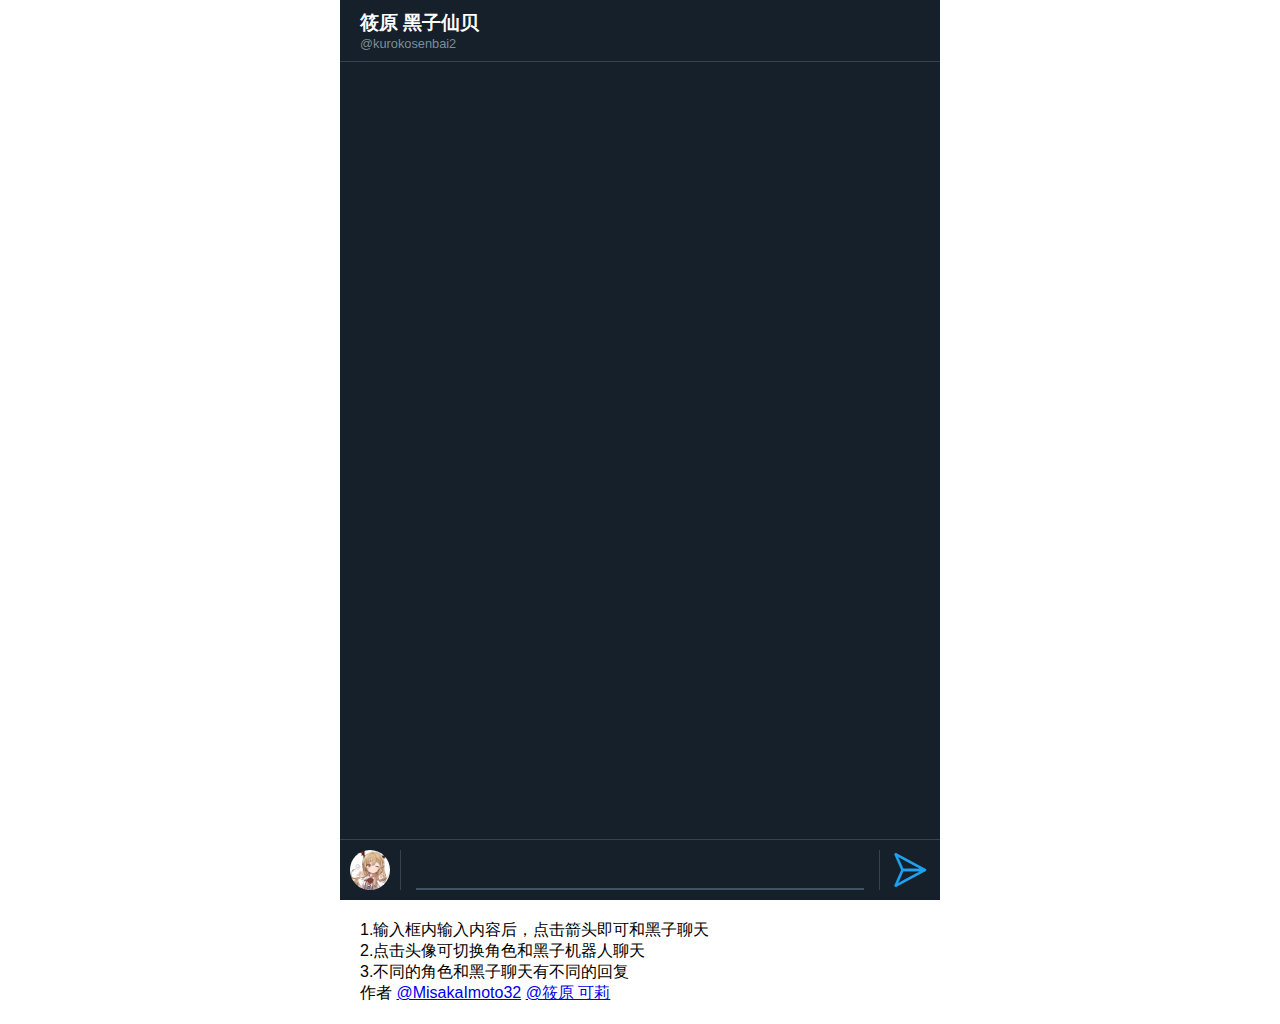
<file: index.html>
<!DOCTYPE html>
<html lang="zh">
<head>
    <meta charset="UTF-8">
    <meta name="viewport" content="width=device-width, initial-scale=1.0">
    <link rel="stylesheet" href="./css/style1.css">
    <title>黑子bot聊天模拟器</title>
</head>
<body>
    <div id="container">
        <div id="title-box">
            <p id="u-name">筱原 黑子仙贝</p>
            <p id="u-id">@kurokosenbai2</p>
        </div>
        <div id="content-box">
            <div id="chat-box">

            </div>
        </div>
        <div id="input-box">
            <div id="input-box-in">
                <div id="input-img-box">
                    <img id="user" src="" alt="" onclick="changeState()">
                </div>
                <div id="input-input-box">
                    <input type="text" name="" id="input-input">
                </div>
                <div id="input-button">
                    <button onclick="sendMessage()"></button>
                </div>
            </div>
            <div class="users-list">
                <ul id="users-box">

                </ul>
            </div>
        </div>
    </div>
    <div id="explain">
        <div id="explain-in">
            <p>1.输入框内输入内容后，点击箭头即可和黑子聊天</p>
            <p>2.点击头像可切换角色和黑子机器人聊天</p>
            <p>3.不同的角色和黑子聊天有不同的回复</p>
            <p>
                作者
                <a href="https://mobile.twitter.com/MisakaImoto32">@MisakaImoto32</a>
                <a href="https://mobile.twitter.com/DFK_KLEE">@筱原 可莉</a>
            </p>
        </div>
    </div>
    <script src="./js/script.js"></script>
</body>
</html>
</file>
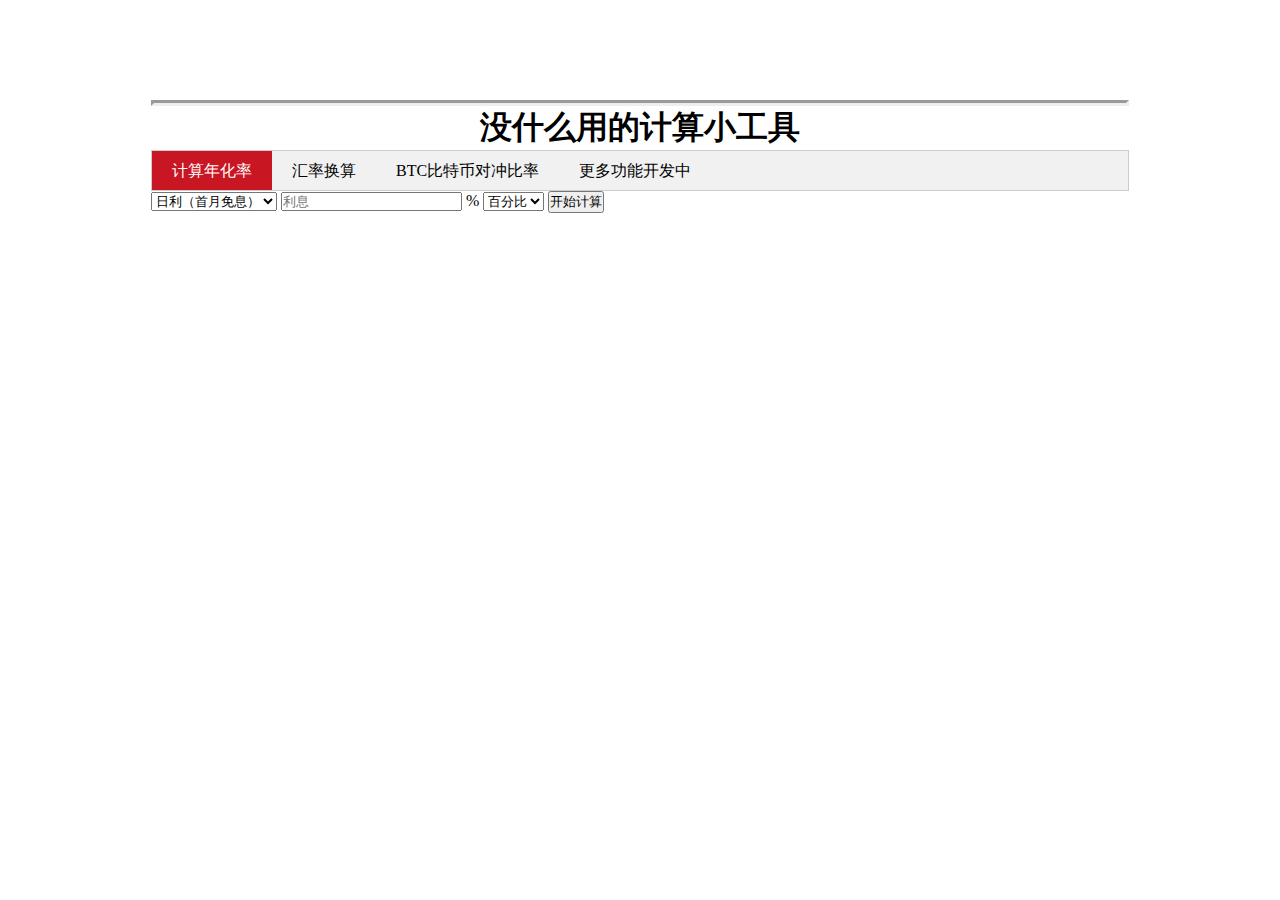
<file: Calculator/index.html>
<!DOCTYPE html>
<html>
	<head>
		<meta charset="utf-8">
		<title>计算工具</title>
		<link rel="stylesheet" type="text/css" href="css/style1.css"/>
		<script src="js/jquery-3.3.1.min.js"></script>
		<script src="https://code.jquery.com/jquery-3.3.1.min.js"></script>
		<script src="./js/console.js" type="text/javascript"></script>
		<script>
			function showtime(){
			 let date=new Date($.ajax({async: false}).getResponseHeader("Date"));
			 let year=date.getFullYear();
			 let month=date.getMonth()+1;
			 let day=date.getDate();
			 let hour=date.getHours();
			 if(hour<10){
			  hour='0'+hour;
			 }
			 let minute=date.getMinutes();
			  if(minute<10){
			  minute='0'+minute;
			 }
			 let second=date.getSeconds();
			  if(second<10){
			  second='0'+second;
			 }
			 let time=year+'/'+month+'/'+day+' '+hour+':'+minute+':'+second;
			 
			 setTimeout(function(){
				 $("#time").text(time);
				 showtime();
			 },1000);
			 }
			 showtime();
		</script>
	</head>
	<body><div class="tab">
	<div id="time" style="border-style: inset; border: 15px 0; width: auto;"></div>
	<center><h1>没什么用的计算小工具</h1></center>
	<div class="tab_list">
		<ul>
			<li class="current" id=0>计算年化率</li>
			<li id=1>汇率换算</li>
			<li id=2>BTC比特币对冲比率
			</li>
			<li id=3>更多功能开发中</li>
		</ul>
		
	</div>
	<ul class="nav">
	  <li value=7 class="nave">
	    7天
	  </li>
	  <li value=14>
	   14天
	  </li>
	  <li value=30>
	    30天
	  </li>
	  <li value=60>
		  60天
	  </li>
	  <li value=90>
		  90天
	  </li>
	</ul>
	<div class="tab_con">
		<div class="item" id=0 style="display: block;">
			<form>
			<select id="mul">
				<option value=360>日利(首月不免息)</option>
				<option value=330 selected> 日利（首月免息）</option>
				<option value=12>月利</option>
			</select>
			<input type="text" id="rate" required="required" placeholder="利息"/>
			<span id="type-text">%</span>
			<select id="types">
				<option value=0 selected>百分比</option>
				<option value=1>金额</option>
			</select>
			<span class="sum">其中</span>
			<input id="sum" placeholder="本金" type="text" class="sum"/><span class="sum">元</span>
			<input type="button" id="start" value="开始计算"/>
			<div id="result">
				年化率计算结果为：
			<input type="text" id="re" disabled="disabled" placeholder="计算失败"/>%
			</div>
			</div>
			<div class="item" id=1 style="display: none;">
				<input type="text" id="money1" />
				<select id="monSel1">
          <option value="ARS">阿根廷比索ARS</option>
          <option value="AUD">澳元AUD</option>
          <option value="BGN">保加利亚列弗BGN</option>
          <option value="BRL">巴西雷亚尔BRL</option>
          <option value="BSD">白俄罗斯卢布BYR</option>
          <option value="CNY">人民币CNY</option>
          <option value="DKK">丹麦克朗DKK</option>
          <option value="EGP">埃及镑EGP</option>
          <option value="EUR">欧元EUR</option>
          <option value="FJD">斐济美元FJD</option>
          <option value="GBP">英镑GBP</option>
          <option value="GTQ">危地马拉格查儿GTQ</option>
          <option value="HKD">港元HKD</option>
          <option value="HRK">克罗地亚库纳HRK</option>
          <option value="HUF">匈牙利福林HUF</option>
          <option value="IDR">印尼盾IDR</option>
          <option value="ILS">以色列新锡克尔ILS</option>
          <option value="INR">印度卢比INR</option>
          <option value="ISK">冰岛克朗ISK</option>
          <option value="JPY">日元JPY</option>
          <option value="KRW">韩元KRW</option>
          <option value="KZT">哈萨克斯坦坚强戈KZT</option>
          <option value="MXN">墨西哥比索MXN</option>
          <option value="MYR">马来西亚林吉特MYR</option>
          <option value="NOK">挪威克朗NOK</option>
          <option value="NZD">新西兰元NZD</option>
          <option value="PAB">巴拿马巴波亚PAB</option>
          <option value="PEN">秘鲁索尔PEN</option>
          <option value="PHP">菲律宾比索PHP</option>
          <option value="PKR">巴基斯坦卢比PKR</option>
          <option value="PLN">波兰兹罗提PLN</option>
          <option value="PYG">巴拉圭瓜拉尼PYG</option>
          <option value="RON">罗马尼亚新列伊RON</option>
          <option value="RUB">卢布RUB</option>
          <option value="SAR">沙特阿拉伯人里亚尔SAR</option>
          <option value="SEK">瑞典克朗SEK</option>
          <option value="SGD">新加坡元SGD</option>
          <option value="THB">泰铢THB</option>
          <option value="TRY">新土耳其里拉TRY</option>
          <option value="TWD">新台币TWD</option>
          <option value="UAH">乌克兰格里夫纳UAH</option>
          <option value="USD" selected>美元USD</option>
          <option value="UYU">乌拉圭比索UYU</option>
          <option value="VND">越南盾VND</option>
          <option value="ZAR">南非兰特ZAR</option>
				</select>
				<br />
				相当于
				<br />
				<input type="text" id="money2" disabled/>
				<select id="monSel2">
					<option value="AED">阿联酋迪拉姆AED</option>
          <option value="ARS">阿根廷比索ARS</option>
          <option value="AUD">澳元AUD</option>
          <option value="BGN">保加利亚列弗BGN</option>
          <option value="BRL">巴西雷亚尔BRL</option>
          <option value="BSD">白俄罗斯卢布BYR</option>
          <option value="CNY" selected>人民币CNY</option>
          <option value="DKK">丹麦克朗DKK</option>
          <option value="EGP">埃及镑EGP</option>
          <option value="EUR">欧元EUR</option>
          <option value="FJD">斐济美元FJD</option>
          <option value="GBP">英镑GBP</option>
          <option value="GTQ">危地马拉格查儿GTQ</option>
          <option value="HKD">港元HKD</option>
          <option value="HRK">克罗地亚库纳HRK</option>
          <option value="HUF">匈牙利福林HUF</option>
          <option value="IDR">印尼盾IDR</option>
          <option value="ILS">以色列新锡克尔ILS</option>
          <option value="INR">印度卢比INR</option>
          <option value="ISK">冰岛克朗ISK</option>
          <option value="JPY">日元JPY</option>
          <option value="KRW">韩元KRW</option>
          <option value="KZT">哈萨克斯坦坚强戈KZT</option>
          <option value="MXN">墨西哥比索MXN</option>
          <option value="MYR">马来西亚林吉特MYR</option>
          <option value="NOK">挪威克朗NOK</option>
          <option value="NZD">新西兰元NZD</option>
          <option value="PAB">巴拿马巴波亚PAB</option>
          <option value="PEN">秘鲁索尔PEN</option>
          <option value="PHP">菲律宾比索PHP</option>
          <option value="PKR">巴基斯坦卢比PKR</option>
          <option value="PLN">波兰兹罗提PLN</option>
          <option value="PYG">巴拉圭瓜拉尼PYG</option>
          <option value="RON">罗马尼亚新列伊RON</option>
          <option value="RUB">卢布RUB</option>
          <option value="SAR">沙特阿拉伯人里亚尔SAR</option>
          <option value="SEK">瑞典克朗SEK</option>
          <option value="SGD">新加坡元SGD</option>
          <option value="THB">泰铢THB</option>
          <option value="TRY">新土耳其里拉TRY</option>
          <option value="TWD">新台币TWD</option>
          <option value="UAH">乌克兰格里夫纳UAH</option>
          <option value="USD">美元USD</option>
          <option value="UYU">乌拉圭比索UYU</option>
          <option value="VND">越南盾VND</option>
          <option value="ZAR">南非兰特ZAR</option>
				</select>
			</div>
			<div class="item" id=2 style="display: none;">
			<table>
			  <thead>
				  <tr>
				  	<th colspan="6" id="delta">delta=</th>
				  </tr>
			    <tr>
			      <th>编号</th>
			      <th>开盘价</th>
			      <th>收盘价</th>
			      <th>峰值</th>
			      <th>最低值</th>
			      <th>总数</th>
			    </tr>
			  </thead>
			  <tbody>
				  <tr><td colspan="6">网络连接失败，请开启代理后重试</td></tr>
			  </tbody>
			  </table>
			</div>
			<div class="item" id=3 style="display: none;">
				头发要掉光了
				<img src="img/wuwuwu.jpg" />
			</div>
		</div>
	</div>

	</body>
	<script>
		
		
		//变量库
		let mode=$(".current").index();
		let types=$("#types").val();
		let mul=$("#mul").val();
		let monmul1=$("#monSel1").val();
		let monmul2=$("#monSel2").val();
		let fix=4;
		let days=7;
		let BTC=Array();
		let Concarct=Array();
		let BTC_data=Array();
		// let BTC_data={
		// ["id":1619798400,"open":59480.5,"close":60143.3,"low":58538.96,"high":60751.99,"amount":33766.1646981174066088971241378617979870094,"vol":20186474,"count":240020],
		// ["id":1619798400,"open":59480.5,"close":60143.3,"low":58538.96,"high":60751.99,"amount":33766.1646981174066088971241378617979870094,"vol":20186474,"count":240020],
		// }
		
		let Concarct_data=Array();
		// let Concarct_data={
		// 	"id":1619798100,"open":59480.5,"close":60143.3,"low":58538.96,"high":60751.99,"amount":33766.1646981174066088971241378617979870094,"vol":20186474,"count":240020
		// }
		let BTC_ratestd;
		let Concarct_ratestd;
		let delta;
		
		console.log(BTC_data[1]);
		//开始执行函数
		$(".sum").hide();
		$("#result").hide();
		$("#money1").val(1);
		getRate(monmul1,monmul2);
		getBTC(2000);
		getContarct(2000);
		drawTable(30);
		
		
		//侦听器注册
		
		//年化率计算
		$(".tab_list ul li").mouseenter(function(){
			$(".current").removeClass("current");
			$(this).addClass("current");
		});
		$(".tab_list ul li").mouseout(function(){
			let lis=".tab_list ul li:eq("+mode+")";
			$(".current").removeClass("current");
			$(lis).addClass("current");
		});
		$(".tab_list ul li").click(function(){
			mode=$(this).index();
			$(".item").hide();
			$(".item").eq(mode).show();
			if(mode==2)$(".nav").show();else $(".nav").hide();
		});
		$(".nav li").mouseenter(function(){
			$(".nave").removeClass("nave");
			$(this).addClass("nave");
		})
		$(".nav li").mouseout(function(){
			$(".nave").removeClass("nave");
			$("[value="+days+"]").addClass("nave");
			
		});
		$(".nav li").click(function(){
			days=$(this).val();
			$(".nave").removeClass("nave");
			$("[value="+days+"]").addClass("nave");
			
		});
		$("#types").change(function(){
			types=$(this).val();
			if(types==0){$("#type-text").text("%");$(".sum").hide()}
			else
			{
				$("#type-text").text("元");
				$(".sum").show();
			}
			});
		$("#mul").change(function(){
			mul=$(this).val();
		})
		$("#start").click(function(){
			if(types==0){
				if(isNaN(parseFloat($("#rate").val()))){$("#rate").val("");alert("???啊这？",history.go(-1));return}
				let rates=parseFloat($("#rate").val())/100 + 1
				$("#re").val(Math.pow(rates,mul)-1);
				$("#result").show();
			}
			else
			{
				if(isNaN(parseFloat($("#rate").val())) || isNaN(parseFloat($("#sum").val()))){alert("???啊这？",history.go(-1));$("#rate").val("");$("#sum").val("");}
				let raxs=parseFloat($("#rate").val());let base=parseFloat($("#sum").val());
				console.log(base);
				let ratess=raxs/base+1;
				$("#re").val(Math.pow(ratess,mul)-1);
				$("#result").show();
			}
		});
		
		//汇率换算
		$("#monSel1").change(function(){
			monmul1=$("#monSel1").val();
			getRate(monmul1,monmul2);
		});
		$("#monSel2").change(function(){
		monmul2=$("#monSel2").val();
		getRate(monmul1,monmul2);
		});
		$("#money1").focus(function(){
			getRate(monmul1,monmul2)
		});
		$("#money1").blur(function(){
			getRate(monmul1,monmul2)
		});
		
		
		//函数
		
		
		//计算标准差的函数
		function std(arr,fix,flag){
			let sd,ave,sum=0;sums=0;len=arr.length;
			for(let i=0;i<len;i++){
				sum=Number(arr[i])
			}
			ave=sum/len;
			for(let i=1;i<len;i++){
				sums=(Number(arr[i])-ave)*(Number(arr[i])-ave)
			}if(flag)
			sd=(Math.sqrt(sums/len)).toFixed(fix);else sd=(Math.sqrt(sums/len));
			return sd;
			}
			
			//获取BTC数组
			function getBTC(size){
				fetch(`https://api.huobi.pro/market/history/kline?symbol=btcusdt&period=1day&size=${size}`).then(res=>res.json()).then(data=>
				{
					BTC_data=data;
					for(let i=0;i<size;i++){
						BTC=data.data[i]["close"];
						}
						
				})
			}
			
			//获取期货数组
			function getContarct(size){
				fetch(`https://api.hbdm.com/market/history/kline?symbol=BTC_CQ&period=1day&size=${size}`).then(res=>res.json()).then(data=>
				{ Concarct_data=data;
					for( let i=0;i<size;i++){
					Concarct=data.data[i]["close"];
					}
					Concarct.reverse();
				})
			}
			
			//数组求ln函数
			function getlog(arr,fix,flag){
				for(let i=0;i<arr.length;i++) if(flag) arr[i]=Math.log(arr[i]).toFixed(fix);else arr[i]=Math.log(arr[i]);
				return arr;
			}
			
			let a=Array(9,9,9);
			
			//获取收益率标准差
			function getDelta(){
				a=getlog(BTC,1,false);b=getlog(Concarct,1,false);
				let c=Array(),d=Array();
				for( let i=1;i<days;i++){
					c.push(a[i]-a[i-1]);
					d.push(b[i]-b[i-1]);
				}
				BTC_ratestd=getlog(c,1,false);
				Concarct_ratestd=getlog(d,1,false);
				delta=BTC_ratestd/Concarct_ratestd;
			}
			
			//绘制表格
			function drawTable(fetch){
				if(BTC_data.length==0 || Concarct_data.length==0)return;
				$("tbody").empty(); let max;
				if(BTC_data.length>fetch)max=BTC_data.length;else max=fetch;
				for(let i=0;i<max;i++){
					console.log(BTC_data[i]["id"]);
					$("tbody").append(
					"<tr> <td>"+BTC_data[i]["id"]+"</td><td>"+BTC_data[i]["open"]+"</td> <td>"+BTC_data[i]["close"]+"</td> <td>"+BTC_data[i]["hight"]+"</td> <td>"+BTC_data[i]["low"]+"</td> <td>"+BTC_data[i]["count"]+"</td> </tr>"
					)
				}
			}
			
	</script>
</html>
</file>
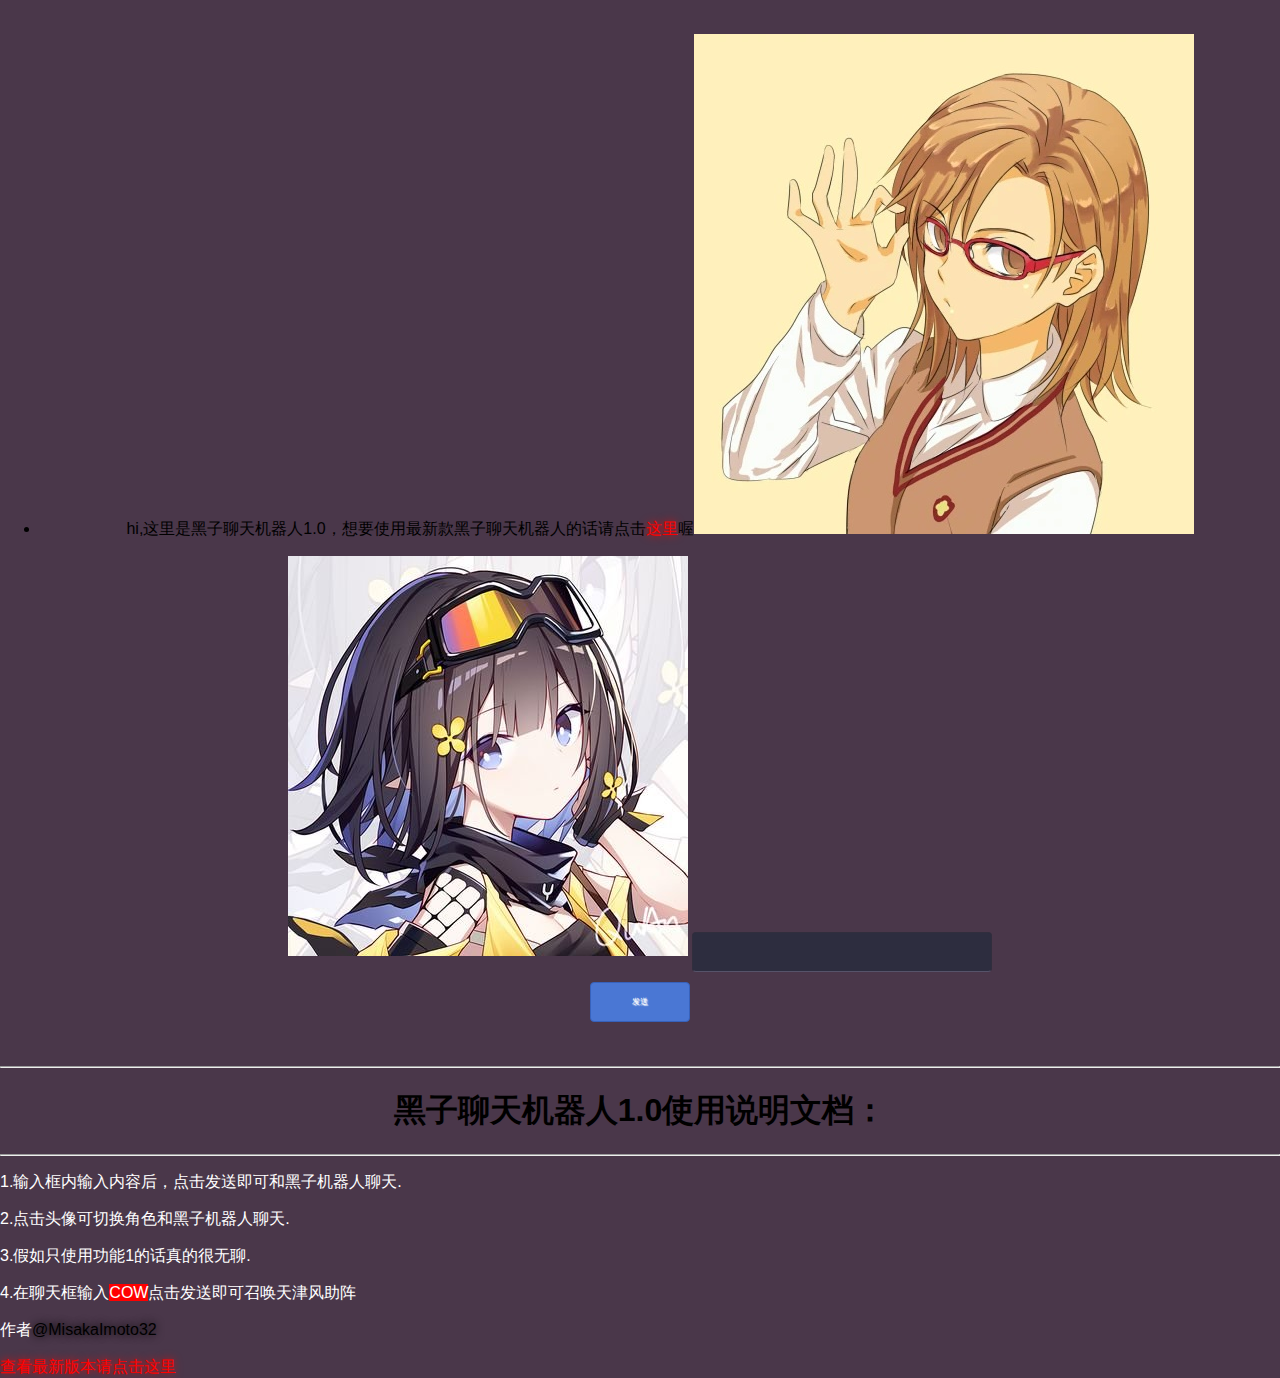
<file: KRobot/index.html>
<!DOCTYPE html>

<html>

<head>
	<meta charset="utf-8">
	<title>黑子Robot聊天模拟器</title>
	<link href="css/style.css" type="text/css" rel="stylesheet" />
</head>

<body>
	<center>
		<div id="container">
			&nbsp;&nbsp;&nbsp;&nbsp;&nbsp;
			<div id="content">
				<div id="scroll">
					<ul id="save"></ul>
				</div>
			</div>
			<div id="edit">
				<form onsubmit="sent();return false;">
				<img src="img/2.jpg" onclick="change()" id="Img">
				<input type="text" name="" id="txt">
				<input type="submit" class="but-save-left" onclick="sent()" value="发送" id="btn">
			</form>
			</div>
		</div>
	</center>

	<br>
	<br>
	<hr>
	<center>
		<h2>黑子聊天机器人1.0使用说明文档：</h2>
		<hr>
		<p>1.输入框内输入内容后，点击发送即可和黑子机器人聊天.</p>
		<p>2.点击头像可切换角色和黑子机器人聊天.</p>
		<p>3.假如只使用功能1的话真的很无聊.</p>
		<p>4.在聊天框输入<span style="float: unset;background: red;">COW</span>点击发送即可召唤天津风助阵</p>
		<p>作者<a href="https://mobile.twitter.com/MisakaImoto32">@MisakaImoto32</a></p>
		<p><a href="../NewKRobot/" style="color: red;">查看最新版本请点击这里</a></p>

	</center>
</body>
<script src="js/scripts.js" type="text/javascript"></script>

</html>
</file>
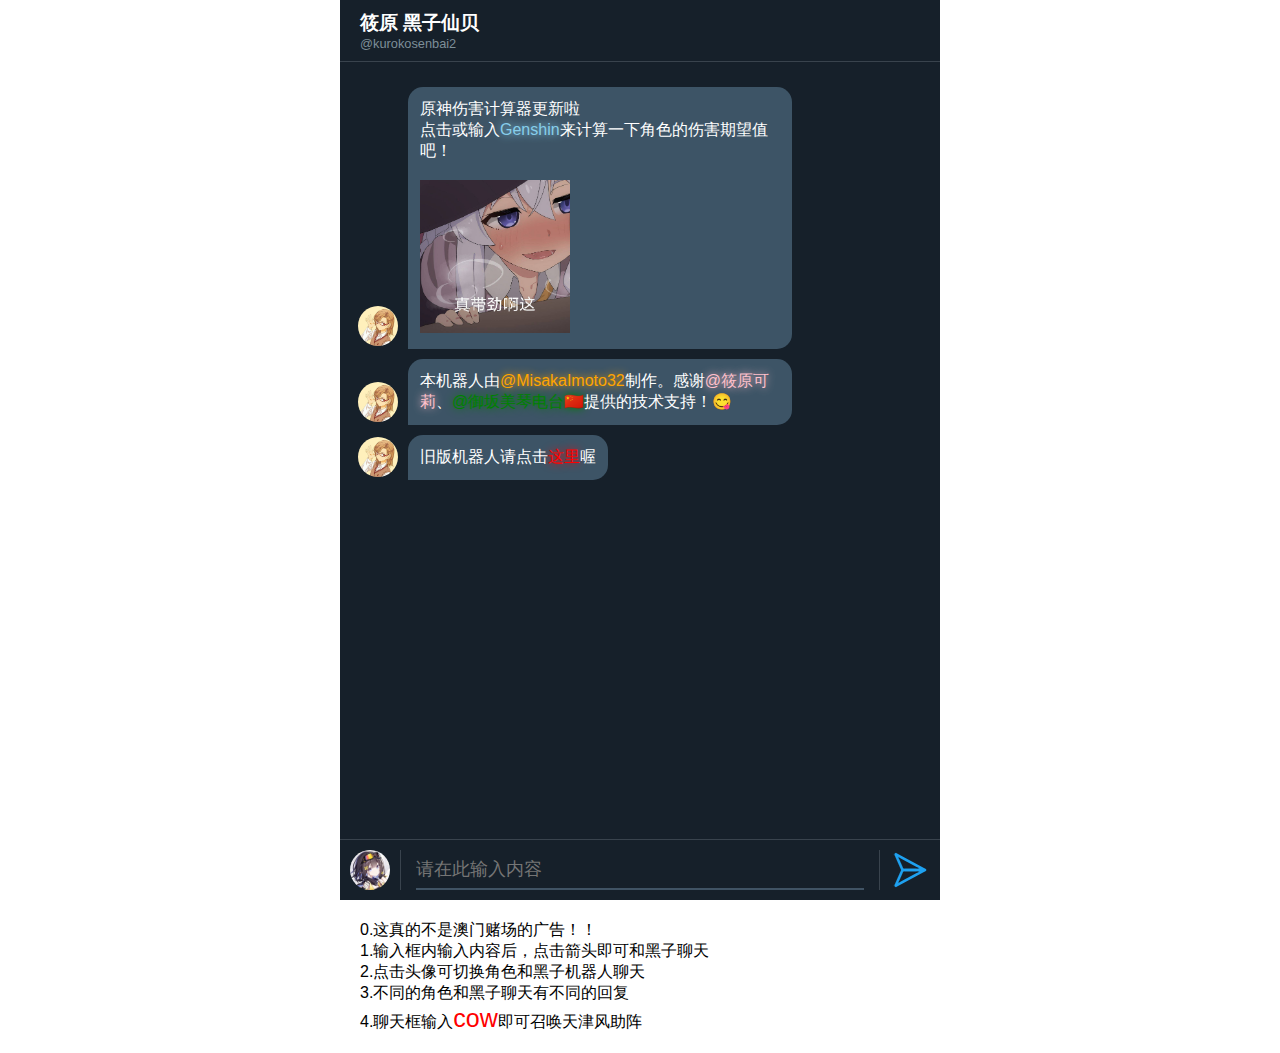
<file: NewKRobot/index.html>
<!DOCTYPE html>
<html lang="zh">
<head>
    <meta charset="UTF-8">
    <meta name="viewport" content="width=device-width, initial-scale=1.0">
    <link rel="stylesheet" href="./css/style1.css">
    <title>KurokoRobot聊天模拟器</title>
</head>
<body> 
    <div id="container">
        <div id="title-box">
            <p id="u-name">筱原 黑子仙贝</p>
            <p id="u-id">@kurokosenbai2</p>
        </div>
        <div id="content-box">
            <div id="chat-box">

            </div>
        </div>
        <div id="input-box">
            <div id="input-box-in">
                <div id="input-img-box">
                    <img id="user" src="" alt="" onclick="changeState()">
                </div>
                <div id="input-input-box">
                    <input type="text" name="" id="input-input" placeholder="请在此输入内容">
                </div>
                <div id="input-button">
                    <button  onclick="sendMessage()"></button>
                </div>
            </div>
            <div class="users-list">
                <ul id="users-box">

                </ul>
            </div>
        </div>
    </div>
    <div id="explain">
        <div id="explain-in">
			<p>0.这真的不是澳门赌场的广告！！</p>
            <p>1.输入框内输入内容后，点击箭头即可和黑子聊天</p>
            <p>2.点击头像可切换角色和黑子机器人聊天</p>
            <p >3.不同的角色和黑子聊天有不同的回复</p>
			<p>4.聊天框输入<span style="font-size:25px;color: red;">cow</span>即可召唤天津风助阵</p>
        </div>
    </div>
    <script src="./js/script.js"></script>
</body>
</html>
</file>
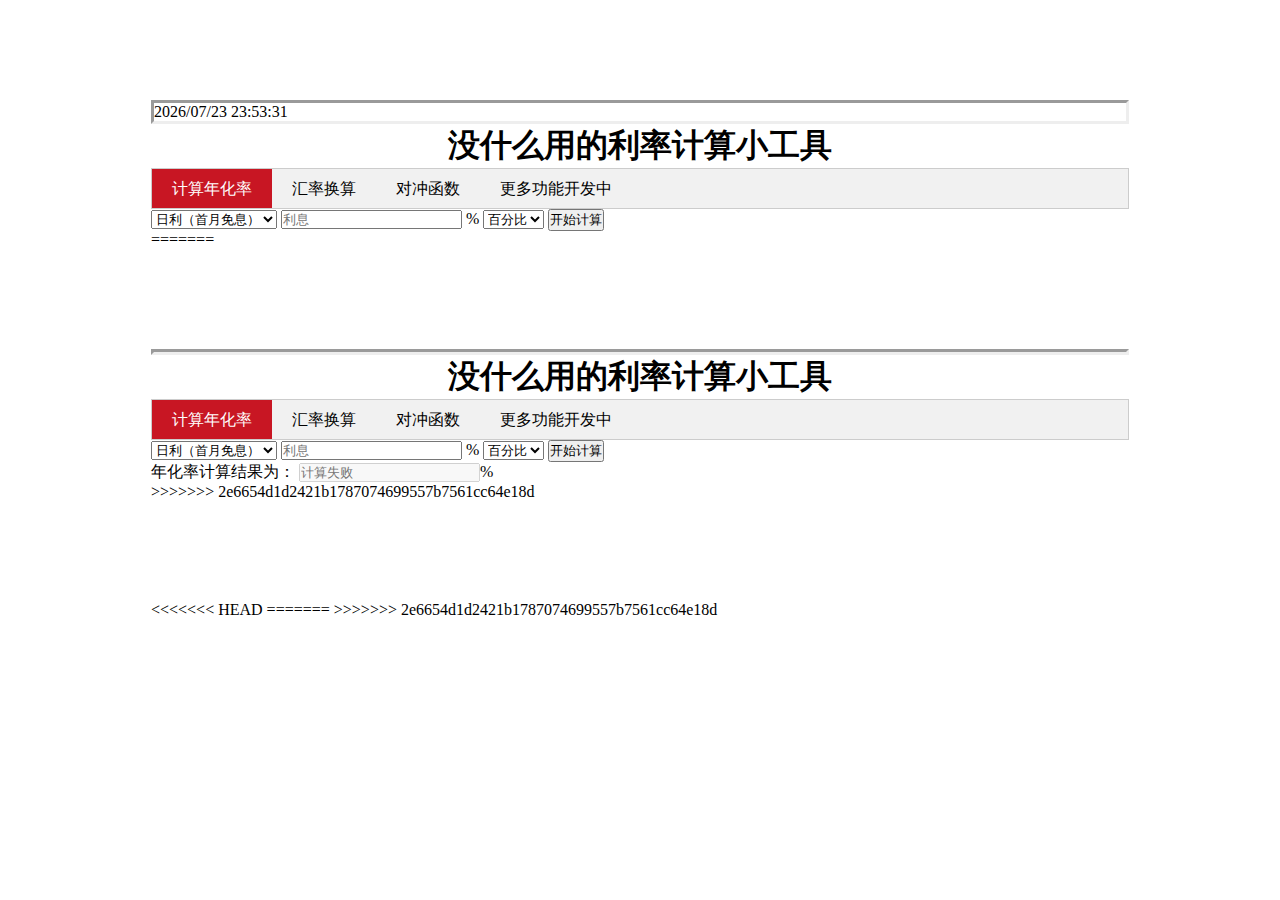
<file: Calculator/Calculator/index.html>
<!DOCTYPE html>
<html>
	<head>
		<meta charset="utf-8">
		<title>金融相关计算工具</title>
		<link rel="stylesheet" type="text/css" href="css/style1.css"/>
		<script src="js/jquery-3.3.1.min.js"></script>
		<script src="https://code.jquery.com/jquery-3.3.1.min.js"></script>
		<script src="./js/console.js" type="text/javascript"></script>
		<script>
			function showtime(){
			 let date=new Date($.ajax({async: false}).getResponseHeader("Date"));
			 let year=date.getFullYear();
			 let month=date.getMonth()+1;
			 let day=date.getDate();
			 let hour=date.getHours();
			 if(hour<10){
			  hour='0'+hour;
			 }
			 let minute=date.getMinutes();
			  if(minute<10){
			  minute='0'+minute;
			 }
			 let second=date.getSeconds();
			  if(second<10){
			  second='0'+second;
			 }
			 let time=year+'/'+month+'/'+day+' '+hour+':'+minute+':'+second;
			 
			 setTimeout(function(){
				 $("#time").text(time);
				 showtime();
			 },1000);//一秒钟之后执行showTime.大家都知道，我们的HTML代码是从上往下执行的，当执行到shoutime时，会往下执行调用的函数，然后执行函数，又执行setTimeout方法，一直这样循环下去，就能实现时钟的不停跳动。
			 }
			 showtime();
		</script>
	</head>
	<body><div class="tab">
	<div id="time" style="border-style: inset; border: 15px 0; width: auto;"></div>
	<center><h1>没什么用的利率计算小工具</h1></center>
	<div class="tab_list">
		<ul>
			<li class="current" id=0>计算年化率</li>
			<li id=1>汇率换算</li>
			<li id=2>对冲函数</li>
			<li id=3>更多功能开发中</li>
		</ul>
	</div>
	<div class="tab_con">
		<div class="item" id=0 style="display: block;">
			<form>
			<select id="mul">
				<option value=360>日利(首月不免息)</option>
				<option value=330 selected> 日利（首月免息）</option>
				<option value=12>月利</option>
			</select>
			<input type="text" id="rate" required="required" placeholder="利息"/>
			<span id="type-text">%</span>
			<select id="types">
				<option value=0 selected>百分比</option>
				<option value=1>金额</option>
			</select>
			<span class="sum">其中</span>
			<input id="sum" placeholder="本金" type="text" class="sum"/><span class="sum">元</span>
			<input type="button" id="start" value="开始计算"/>
			<div id="result">
				年化率计算结果为：
			<input type="text" id="re" disabled="disabled" placeholder="计算失败"/>%
			</div>
			</form>
=======

<head>
	<meta charset="utf-8">
	<title>金融相关计算工具</title>
	<link rel="stylesheet" type="text/css" href="css/style1.css" />
	<script src="js/jquery-3.3.1.min.js"></script>
	<script src="https://code.jquery.com/jquery-3.3.1.min.js"></script>
</head>

<body>
	<div class="tab">
		<div id="time" style="border-style: inset; border: 15px 0; width: auto;"></div>
		<center>
			<h1>没什么用的利率计算小工具</h1>
		</center>
		<div class="tab_list">
			<ul>
				<li class="current" id=0>计算年化率</li>
				<li id=1>汇率换算</li>
				<li id=2>对冲函数</li>
				<li id=3>更多功能开发中</li>
			</ul>
		</div>
		<div class="tab_con">
			<div class="item" id=0 style="display: block;">
				<form>
					<select id="mul">
						<option value=360>日利(首月不免息)</option>
						<option value=330 selected> 日利（首月免息）</option>
						<option value=12>月利</option>
					</select>
					<input type="text" id="rate" required="required" placeholder="利息" />
					<span id="type-text">%</span>
					<select id="types">
						<option value=0 selected>百分比</option>
						<option value=1>金额</option>
					</select>
					<span class="sum">其中</span>
					<input id="sum" placeholder="本金" type="text" class="sum" /><span class="sum">元</span>
					<input type="button" id="start" value="开始计算" />
					<div id="result">
						年化率计算结果为：
						<input type="text" id="re" disabled="disabled" placeholder="计算失败" />%
					</div>
				</form>
>>>>>>> 2e6654d1d2421b1787074699557b7561cc64e18d
			</div>
			<div class="item" id=1 style="display: none;">
				<input type="text" id="money1" />
				<select id="monSel1">
<<<<<<< HEAD
          <option value="ARS">阿根廷比索ARS</option>
          <option value="AUD">澳元AUD</option>
          <option value="BGN">保加利亚列弗BGN</option>
          <option value="BRL">巴西雷亚尔BRL</option>
          <option value="BSD">白俄罗斯卢布BYR</option>
          <option value="CNY">人民币CNY</option>
          <option value="DKK">丹麦克朗DKK</option>
          <option value="EGP">埃及镑EGP</option>
          <option value="EUR">欧元EUR</option>
          <option value="FJD">斐济美元FJD</option>
          <option value="GBP">英镑GBP</option>
          <option value="GTQ">危地马拉格查儿GTQ</option>
          <option value="HKD">港元HKD</option>
          <option value="HRK">克罗地亚库纳HRK</option>
          <option value="HUF">匈牙利福林HUF</option>
          <option value="IDR">印尼盾IDR</option>
          <option value="ILS">以色列新锡克尔ILS</option>
          <option value="INR">印度卢比INR</option>
          <option value="ISK">冰岛克朗ISK</option>
          <option value="JPY">日元JPY</option>
          <option value="KRW">韩元KRW</option>
          <option value="KZT">哈萨克斯坦坚强戈KZT</option>
          <option value="MXN">墨西哥比索MXN</option>
          <option value="MYR">马来西亚林吉特MYR</option>
          <option value="NOK">挪威克朗NOK</option>
          <option value="NZD">新西兰元NZD</option>
          <option value="PAB">巴拿马巴波亚PAB</option>
          <option value="PEN">秘鲁索尔PEN</option>
          <option value="PHP">菲律宾比索PHP</option>
          <option value="PKR">巴基斯坦卢比PKR</option>
          <option value="PLN">波兰兹罗提PLN</option>
          <option value="PYG">巴拉圭瓜拉尼PYG</option>
          <option value="RON">罗马尼亚新列伊RON</option>
          <option value="RUB">卢布RUB</option>
          <option value="SAR">沙特阿拉伯人里亚尔SAR</option>
          <option value="SEK">瑞典克朗SEK</option>
          <option value="SGD">新加坡元SGD</option>
          <option value="THB">泰铢THB</option>
          <option value="TRY">新土耳其里拉TRY</option>
          <option value="TWD">新台币TWD</option>
          <option value="UAH">乌克兰格里夫纳UAH</option>
          <option value="USD" selected>美元USD</option>
          <option value="UYU">乌拉圭比索UYU</option>
          <option value="VND">越南盾VND</option>
          <option value="ZAR">南非兰特ZAR</option>
=======
					<option value=6.4662 selected>美元</option>
					<option value=0.05945>日元</option>
					<option value=7.815>欧元</option>
					<option value=8.9997>英镑</option>
					<option value=0.005804>韩元</option>
					<option value=0.8323>港元</option>
					<option value=5.0191>澳元</option>
					<option value=1>人民币</option>

>>>>>>> 2e6654d1d2421b1787074699557b7561cc64e18d
				</select>
				<br />
				相当于
				<br />
				<input type="text" id="money2" disabled/>
				<select id="monSel2">
					<option value="AED">阿联酋迪拉姆AED</option>
          <option value="ARS">阿根廷比索ARS</option>
          <option value="AUD">澳元AUD</option>
          <option value="BGN">保加利亚列弗BGN</option>
          <option value="BRL">巴西雷亚尔BRL</option>
          <option value="BSD">白俄罗斯卢布BYR</option>
          <option value="CNY" selected>人民币CNY</option>
          <option value="DKK">丹麦克朗DKK</option>
          <option value="EGP">埃及镑EGP</option>
          <option value="EUR">欧元EUR</option>
          <option value="FJD">斐济美元FJD</option>
          <option value="GBP">英镑GBP</option>
          <option value="GTQ">危地马拉格查儿GTQ</option>
          <option value="HKD">港元HKD</option>
          <option value="HRK">克罗地亚库纳HRK</option>
          <option value="HUF">匈牙利福林HUF</option>
          <option value="IDR">印尼盾IDR</option>
          <option value="ILS">以色列新锡克尔ILS</option>
          <option value="INR">印度卢比INR</option>
          <option value="ISK">冰岛克朗ISK</option>
          <option value="JPY">日元JPY</option>
          <option value="KRW">韩元KRW</option>
          <option value="KZT">哈萨克斯坦坚强戈KZT</option>
          <option value="MXN">墨西哥比索MXN</option>
          <option value="MYR">马来西亚林吉特MYR</option>
          <option value="NOK">挪威克朗NOK</option>
          <option value="NZD">新西兰元NZD</option>
          <option value="PAB">巴拿马巴波亚PAB</option>
          <option value="PEN">秘鲁索尔PEN</option>
          <option value="PHP">菲律宾比索PHP</option>
          <option value="PKR">巴基斯坦卢比PKR</option>
          <option value="PLN">波兰兹罗提PLN</option>
          <option value="PYG">巴拉圭瓜拉尼PYG</option>
          <option value="RON">罗马尼亚新列伊RON</option>
          <option value="RUB">卢布RUB</option>
          <option value="SAR">沙特阿拉伯人里亚尔SAR</option>
          <option value="SEK">瑞典克朗SEK</option>
          <option value="SGD">新加坡元SGD</option>
          <option value="THB">泰铢THB</option>
          <option value="TRY">新土耳其里拉TRY</option>
          <option value="TWD">新台币TWD</option>
          <option value="UAH">乌克兰格里夫纳UAH</option>
          <option value="USD">美元USD</option>
          <option value="UYU">乌拉圭比索UYU</option>
          <option value="VND">越南盾VND</option>
          <option value="ZAR">南非兰特ZAR</option>
				</select>
			</div>
			<div class="item" id=2 style="display: none;">
				<p id="time"></p>
				还没写）头发要掉光了
				<img src="img/wuwuwu.jpg" />
			</div>
		</div>
	</div>

<<<<<<< HEAD
	</body>
	<script>
		let mode=$(".current").index();
		let types=$("#types").val();
		let mul=$("#mul").val();
		let monmul1=$("#monSel1").val();
		let monmul2=$("#monSel2").val();
		$(".sum").hide();
		$("#result").hide();
		$("#money1").val(1);
		getRate(monmul1,monmul2);
		$(".tab_list ul li").mouseenter(function(){
			$(".current").removeClass("current");
			$(this).addClass("current");
			console.log($(this));
		});
		$(".tab_list ul li").mouseout(function(){
			let lis=".tab_list ul li:eq("+mode+")";
			$(".current").removeClass("current");
			$(lis).addClass("current");
		});
		$(".tab_list ul li").click(function(){
			if($(this).prop("id")==$(".tab_list ul li").length-1)return;
			mode=$(this).index();
			$(".item").hide();
			$(".item").eq(mode).show();
		});
		$("#types").change(function(){
			types=$(this).val();
			if(types==0){$("#type-text").text("%");$(".sum").hide()}
			else
			{
				$("#type-text").text("元");
				$(".sum").show();
			}
			});
		$("#mul").change(function(){
			mul=$(this).val();
		})
		$("#start").click(function(){
			if(types==0){
				if(isNaN(parseFloat($("#rate").val()))){$("#rate").val("");alert("???啊这？",history.go(-1));return}
				let rates=parseFloat($("#rate").val())/100 + 1
				$("#re").val(Math.pow(rates,mul)-1);
				$("#result").show();
			}
			else
			{
				if(isNaN(parseFloat($("#rate").val())) || isNaN(parseFloat($("#sum").val()))){alert("???啊这？",history.go(-1));$("#rate").val("");$("#sum").val("");}
				let raxs=parseFloat($("#rate").val());let base=parseFloat($("#sum").val());
				console.log(base);
				let ratess=raxs/base+1;
				$("#re").val(Math.pow(ratess,mul)-1);
				$("#result").show();
			}
		});
		//汇率换算
		$("#monSel1").change(function(){
			monmul1=$("#monSel1").val();
			getRate(monmul1,monmul2);
		});
		$("#monSel2").change(function(){
		monmul2=$("#monSel2").val();
		getRate(monmul1,monmul2);
		});
		$("#money1").focus(function(){
			getRate(monmul1,monmul2)
		});
		$("#money1").blur(function(){
			getRate(monmul1,monmul2)
		});
	</script>
</html>
=======

</body>
<script>
	//function showtime() {
	//	let date = new Date();//创建一个日期对象的实例。这句代码这样理解,new代表创建，Date是一个时间对象，连起来就是创建对象，并用变量date接收，实例就是一个实实在在的东西，比如：老师让你去帮他拿一个文件，结果你的同桌去了，你们两呢都属于人这个对象，所以你拿和他拿都一样。
	//	console.log(date);//在控制台输出date的值
	//	let year = date.getFullYear();//引用了年这个方法(功能，意思是能实现什么，能干什么)getFullYear
	//	let month = date.getMonth() + 1;//这里加一是因为我们观念上的月份和定义方法的月份不一样，定义方法的月份是0~11，我们观念上的月份呢是1~12，因此要加一
	//	let day = date.getDate();
	//	let hour = date.getHours();
	//	if (hour < 10) {
	//		hour = '0' + hour;
	//	}//这里用if语句的原因是当我们的时间走到一位数字时就会出现闪动，会使整个代码混乱，为了解决这一缺点在个位数前面用拼接的方法加一个0，这样就形成了两位数，这样就不会出现闪动。分钟和秒也是一样
	//	let minute = date.getMinutes();
	//	if (minute < 10) {
	//		minute = '0' + minute;
	//	}
	//	let second = date.getSeconds();
	//	if (second < 10) {
	//		second = '0' + second;
	//	}
	//	let time = year + '/' + month + '/' + day + ' ' + hour + ':' + minute + ':' + second;
	//	console.log(time, $(".item.current #2"));//innerHTML是整个标签的前后里面的内容，把time里面的内容赋值到了time1中(innerHTML 指HTML开始标记和结束标记之间的内容)

	//	setTimeout(function () {
	//		$("#time").text(time);
	//		showtime();
	//	}, 1000);//一秒钟之后执行showTime.大家都知道，我们的HTML代码是从上往下执行的，当执行到shoutime时，会往下执行调用的函数，然后执行函数，又执行setTimeout方法，一直这样循环下去，就能实现时钟的不停跳动。
	//}

	function showtime(){
		let timeNow = new Date()
		//获取年
		let year = timeNow.getFullYear()
		//获取月
		let mon = timeNow.getMonth() + 1
		mon = mon < 10 ? "0" + mon : mon
		//获取日
		let day = timeNow.getDate()
		day = day < 10 ? "0" + day : day
		//获取时
		let h = timeNow.getHours()
		h = h < 10 ? "0" + h : h
		//获取分
		let m = timeNow.getMinutes()
		m = m < 10 ? "0" + m : m
		//获取秒
		let s = timeNow.getSeconds()
		s = s < 10 ? "0" + s : s
		//写入HTML
		$("#time").text(`${year}/${mon}/${day} ${h}:${m}:${s}`)
	}
	//进入网页先调用一次函数显示时间
	showtime()
	//然后每秒更新一次时间
	//setInterval为周期函数，以毫秒计来调用函数或计算表达式
	let nowTime = setInterval(showtime, 1000)

</script>
<script>
	let mode = $(".current").index();
	let types = $("#types").val();
	let mul = $("#mul").val();
	let monmul1 = $("#monSel1").val();
	let monmul2 = $("#monSel2").val();
	$(".sum").hide();
	$("#result").hide();
	console.log($(".tab_list ul li"));
	$(".tab_list ul li").mouseenter(function () {
		$(".current").removeClass("current");
		$(this).addClass("current");
		console.log($(this));
	});
	$(".tab_list ul li").mouseout(function () {
		let lis = ".tab_list ul li:eq(" + mode + ")";
		$(".current").removeClass("current");
		$(lis).addClass("current");
	});
	$(".tab_list ul li").click(function () {
		if ($(this).prop("id") == $(".tab_list ul li").length - 1) return;
		mode = $(this).index();
		$(".item").hide();
		$(".item").eq(mode).show();
	});
	$("#types").change(function () {
		types = $(this).val();
		if (types == 0) { $("#type-text").text("%"); $(".sum").hide() }
		else {
			$("#type-text").text("元");
			$(".sum").show();
		}
	});
	$("#mul").change(function () {
		mul = $(this).val();
	})
	$("#start").click(function () {
		if (types == 0) {
			if (isNaN(parseFloat($("#rate").val()))) { $("#rate").val(""); alert("???啊这？", history.go(-1)); return }
			let rates = parseFloat($("#rate").val()) / 100 + 1
			$("#re").val(Math.pow(rates, mul) - 1);
			$("#result").show();
			console.log(rates);
		}
		else {
			if (isNaN(parseFloat($("#rate").val())) || isNaN(parseFloat($("#sum").val()))) { alert("???啊这？", history.go(-1)); $("#rate").val(""); $("#sum").val(""); }
			let raxs = parseFloat($("#rate").val()); let base = parseFloat($("#sum").val());
			console.log(base);
			let ratess = raxs / base + 1;
			$("#re").val(Math.pow(ratess, mul) - 1);
			$("#result").show();
			console.log(ratess);
		}
	});
	$("#monSel1").change(function () {
		monmul1 = $(this).val();
		let sum1 = parseFloat($("#money1").val());
		if (isNaN(sum1)) { return }
		else $("#money2").val(sum1 * monmul1 / monmul2);
	});
	$("#monSel2").change(function () {
		monmul2 = $(this).val();
		let sum2 = parseFloat($("#money2").val());
		if (isNaN(sum2)) { return }
		else $("#money1").val(sum2 * monmul2 / monmul1);
	});
</script>

</html>
>>>>>>> 2e6654d1d2421b1787074699557b7561cc64e18d
</file>
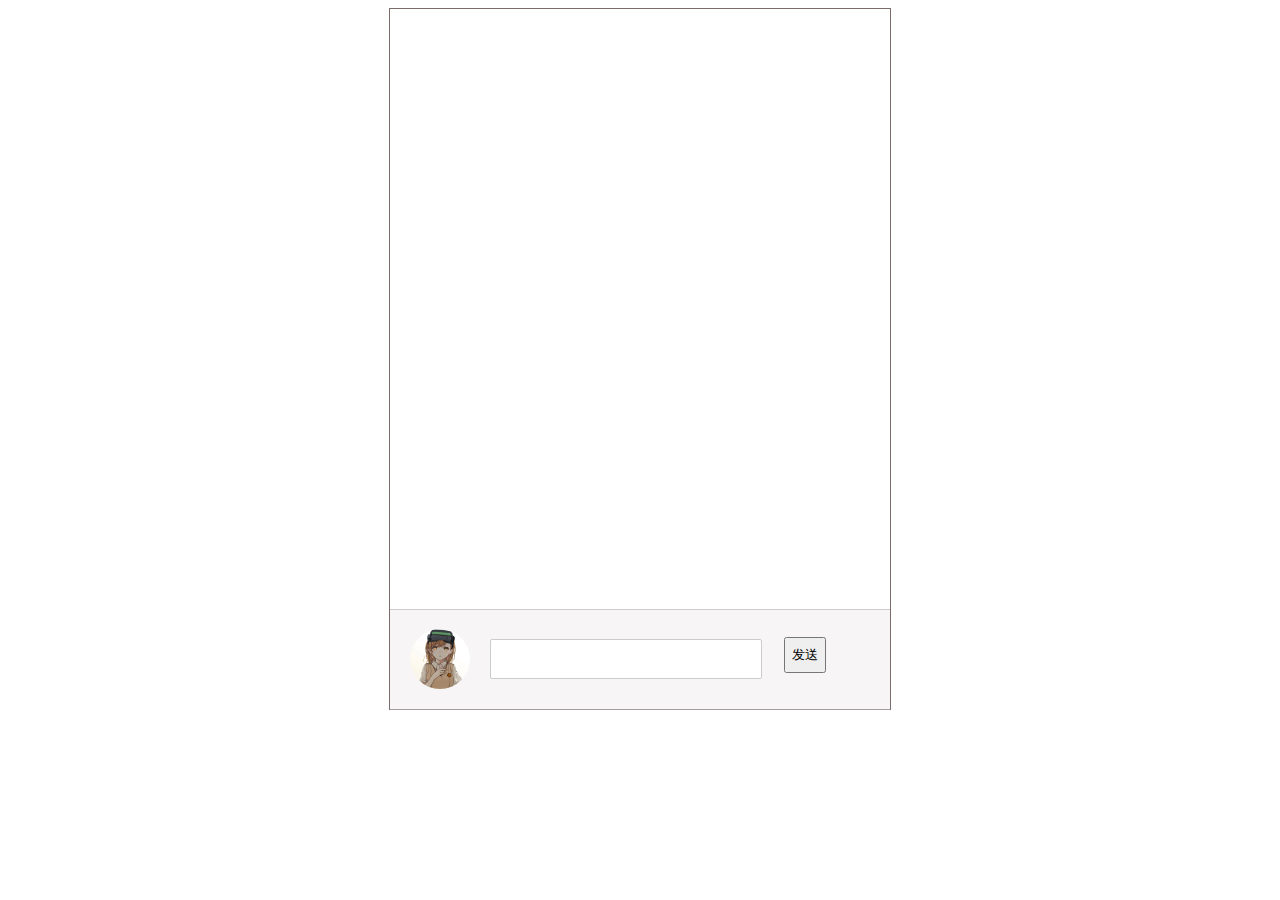
<file: KurokoRobot.html>
<!DOCTYPE html>

<html>

<head>
<meta charset="utf-8">
<title>聊天对话框</title>
<style type="text/css">
#container{
width: 500px;
height: 700px;
border:1px solid #7b6b6b;
margin: 0 auto;
position: relative;
top: 50%;
}

#content{
width: 500px;
height: 600px;
border-bottom: 1px solid #ccc;
overflow-y: auto;

}

#content ul{
margin: 0;
padding: 0;

}

#Img{
width: 60px;
height: 60px;
position: absolute;
left: 20px;
top: 620px;
border-radius: 30px;

}

#txt{
margin: 0;
position: absolute;
left: 100px;
top: 630px;
border-radius: 2px;
border:1px solid #ccc;
width: 266px;
height: 36px;

}

#btn{
margin-right: 20px;
position: absolute;
margin: 0;
left: 394px;
top: 628px;
height: 36px;

}

#edit{
background: #ece7e766;
width: 500px;
height: 100px;

}

.showTxt{
width: auto;
height: auto;
max-width: 460px;
background: #008000a8;
border:0;
font-size: 30px;
color: black;
padding: 10px;
border-radius: 2px; 
word-break: break-all;
list-style: none;
margin-top: 10px;
display: list-item;

}

.left{
text-align: left;
margin-left: 100px;
float: left;
background:#CCCCCC;

}

.right{
text-align: right;
margin-right: 100px;
float: right;

}

.showImg{
width: 52px;
height: 52px;
border-radius: 26px;

 

}

.leftImg{
left: 20px;
position: absolute;

}

.rightImg{
right: 20px;
position: absolute;

}

#scroll{
position: relative;

}

</style>
</head>
<body><center>

<div id="container">
<div id="content">
<div id="scroll">
<ul id="save"></ul>
</div>
</div>

<div id="edit">
<img src="img/1.jpg" onclick="change()" id="Img">
<input type="text" name="" id="txt">
<input type="button" name="" onclick="sent()" value="发送" id="btn">
</div>
</div>
</center>
<script type="text/javascript">

 //获取元素

var oCont=document.getElementById('content');
var oImg=document.getElementById('Img');
var oTxt=document.getElementById('txt');
var oBtn=document.getElementById('btn');
var oSTxt=document.getElementsByClassName('showTxt');
var oSave=document.getElementById('save');
var num=0;

 //切换头像
function change(){
num++;
if(num%2==0)
oImg.src='img/1.jpg';
else
oImg.src='img/2.jpg';
console.log(num);

}
 //发送事件
 function sent(){
if(oTxt.value=="")return;
console.log(oTxt.value);
addCon();

}

function addCon(){ 
//定义需要添加的元素
var newLi=document.createElement("li");
var newImg=document.createElement('img');
//判断聊天的对象是哪一方，文字框出现在左边还是右边
 if(num%2==0){
//添加对话框
newLi.innerHTML=oTxt.value;
newLi.className='showTxt right';
oSave.appendChild(newLi); 
oTxt.value='';
 //添加头像
newImg.src=oImg.src;
newImg.className='showImg rightImg';
newLi.appendChild(newImg); 

 //清除浮动
var div = document.createElement('div');
 div.style = 'clear:both';
 oSave.appendChild(div);
setTimeout(callback(),3000);
 }else{
 newLi.innerHTML=oTxt.value;
newLi.className='showTxt right';
oSave.appendChild(newLi); 
oTxt.value='';
newImg.src=oImg.src;
newImg.className='showImg rightImg';
newLi.appendChild(newImg);
var div = document.createElement('div');
 div.style = 'clear:both';
 oSave.appendChild(div);

 }

}

function callback(){
	var newLi=document.createElement("li");
	var newImg=document.createElement('img');
	newLi.innerHTML="透透";
	newLi.className='showTxt left';
	oSave.appendChild(newLi); 
	oTxt.value='';
	newImg.src="img/kuroko.jpg";
	newImg.className='showImg leftImg';
	newLi.appendChild(newImg);
	var div = document.createElement('div');
	 div.style = 'clear:both';
	 oSave.appendChild(div);
}

</script>
</body>
</html>
</file>
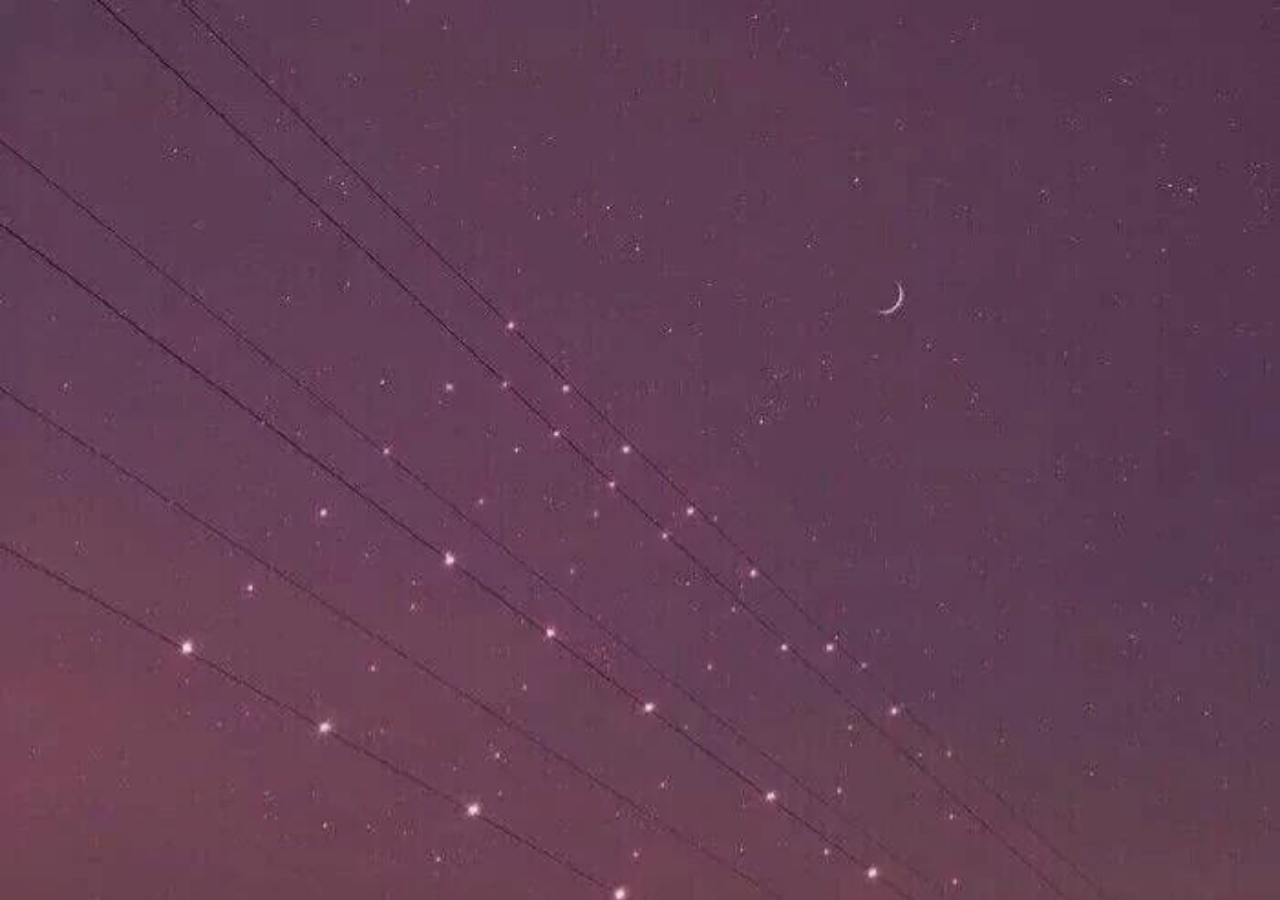
<file: KRobot/firework.html>
<!DOCTYPE html>

<!-- saved from url=http://keyup.cn -->

<html>

<head><meta http-equiv="Content-Type" content="text/html; charset=UTF-8">



<meta content="width=device-width,height=device-height,inital-scale=1.0,maximum-scale=1.0,user-scalable=no" name="viewport">



<meta name="apple-mobile-web-app-capable" content="yes">



<meta name="apple-mobile-web-app-status-bar-style" content="black">



<title>To Shelling Fireworks</title>



<style type="text/css">



html,body{height:100%;margin:0;padding:0}



ul,li{text-indent:0;text-decoration:none;margin:0;padding:0}



img{border:0}



body{background-color:#000;color:#999;font:100%/18px helvetica, arial, sans-serif}



canvas{cursor:crosshair;display:block;left:0;position:absolute;top:0;z-index:20}



#header img{width:100%; height:20%;}



#bg img{width:100%; height:80%;}



#header,#bg{position:fixed;left:0;right:0;z-index:10}



#header{top:0}



#bg{position:fixed;z-index:1;}



audio{position:fixed;display:none;bottom:0;left:0;right:0;width:100%;z-index:5}



</style>



<link rel="shortcut icon" type="image/x-icon" href="">



<style type="text/css"></style><style id="style-1-cropbar-clipper">

.en-markup-crop-options {

    top: 18px !important;

    left: 50% !important;

    margin-left: -100px !important;

    width: 200px !important;

    border: 2px rgba(255,255,255,.38) solid !important;

    border-radius: 4px !important;

}



.en-markup-crop-options div div:first-of-type {

    margin-left: 0px !important;

}

</style>

</head>



<body>

<div id="bg"><img id="bgimg" src="a1.jpg"></div>

<script src="http://www.jq22.com/jquery/2.1.1/jquery.min.js"></script>

<script type="text/javascript">

$(function(){

var Fireworks = function(){

var self = this;

var rand = function(rMi, rMa){return ~~((Math.random()*(rMa-rMi+1))+rMi);}

var hitTest = function(x1, y1, w1, h1, x2, y2, w2, h2){return !(x1 + w1 < x2 || x2 + w2 < x1 || y1 + h1 < y2 || y2 + h2 < y1);};

window.requestAnimFrame=function(){return window.requestAnimationFrame||window.webkitRequestAnimationFrame||window.mozRequestAnimationFrame||window.oRequestAnimationFrame||window.msRequestAnimationFrame||function(a){window.setTimeout(a,1E3/60)}}();



self.init = function(){ 

self.canvas = document.createElement('canvas');             

self.canvas.width = self.cw = $(window).innerWidth();

self.canvas.height = self.ch = $(window).innerHeight();         

self.particles = [];    

self.partCount = 150;

self.fireworks = [];    

self.mx = self.cw/2;

self.my = self.ch/2;

self.currentHue = 30;

self.partSpeed = 5;

self.partSpeedVariance = 10;

self.partWind = 50;

self.partFriction = 5;

self.partGravity = 1;

self.hueMin = 0;

self.hueMax = 360;

self.fworkSpeed = 4;

self.fworkAccel = 10;

self.hueVariance = 30;

self.flickerDensity = 25;

self.showShockwave = true;

self.showTarget = false;

self.clearAlpha = 25;



$(document.body).append(self.canvas);

self.ctx = self.canvas.getContext('2d');

self.ctx.lineCap = 'round';

self.ctx.lineJoin = 'round';

self.lineWidth = 1;

self.bindEvents();          

self.canvasLoop();



self.canvas.onselectstart = function() {

return false;

};

};      



self.createParticles = function(x,y, hue){

var countdown = self.partCount;

while(countdown--){

var newParticle = {

    x: x,

    y: y,

    coordLast: [

        {x: x, y: y},

        {x: x, y: y},

        {x: x, y: y}

    ],

    angle: rand(0, 360),

    speed: rand(((self.partSpeed - self.partSpeedVariance) <= 0) ? 1 : self.partSpeed - self.partSpeedVariance, (self.partSpeed + self.partSpeedVariance)),

    friction: 1 - self.partFriction/100,

    gravity: self.partGravity/2,

    hue: rand(hue-self.hueVariance, hue+self.hueVariance),

    brightness: rand(50, 80),

    alpha: rand(40,100)/100,

    decay: rand(10, 50)/1000,

    wind: (rand(0, self.partWind) - (self.partWind/2))/25,

    lineWidth: self.lineWidth

};              

self.particles.push(newParticle);

}

};





self.updateParticles = function(){

var i = self.particles.length;

while(i--){

var p = self.particles[i];

var radians = p.angle * Math.PI / 180;

var vx = Math.cos(radians) * p.speed;

var vy = Math.sin(radians) * p.speed;

p.speed *= p.friction;

                

p.coordLast[2].x = p.coordLast[1].x;

p.coordLast[2].y = p.coordLast[1].y;

p.coordLast[1].x = p.coordLast[0].x;

p.coordLast[1].y = p.coordLast[0].y;

p.coordLast[0].x = p.x;

p.coordLast[0].y = p.y;



p.x += vx;

p.y += vy;

p.y += p.gravity;



p.angle += p.wind;              

p.alpha -= p.decay;



if(!hitTest(0,0,self.cw,self.ch,p.x-p.radius, p.y-p.radius, p.radius*2, p.radius*2) || p.alpha < .05){                  

    self.particles.splice(i, 1);    

}

};

};



self.drawParticles = function(){

var i = self.particles.length;

while(i--){

var p = self.particles[i];                          



var coordRand = (rand(1,3)-1);

self.ctx.beginPath();                               

self.ctx.moveTo(Math.round(p.coordLast[coordRand].x), Math.round(p.coordLast[coordRand].y));

self.ctx.lineTo(Math.round(p.x), Math.round(p.y));

self.ctx.closePath();               

self.ctx.strokeStyle = 'hsla('+p.hue+', 100%, '+p.brightness+'%, '+p.alpha+')';

self.ctx.stroke();              



if(self.flickerDensity > 0){

    var inverseDensity = 50 - self.flickerDensity;                  

    if(rand(0, inverseDensity) === inverseDensity){

        self.ctx.beginPath();

        self.ctx.arc(Math.round(p.x), Math.round(p.y), rand(p.lineWidth,p.lineWidth+3)/2, 0, Math.PI*2, false)

        self.ctx.closePath();

        var randAlpha = rand(50,100)/100;

        self.ctx.fillStyle = 'hsla('+p.hue+', 100%, '+p.brightness+'%, '+randAlpha+')';

        self.ctx.fill();

    }   

}

};

};





self.createFireworks = function(startX, startY, targetX, targetY){

var newFirework = {

x: startX,

y: startY,

startX: startX,

startY: startY,

hitX: false,

hitY: false,

coordLast: [

    {x: startX, y: startY},

    {x: startX, y: startY},

    {x: startX, y: startY}

],

targetX: targetX,

targetY: targetY,

speed: self.fworkSpeed,

angle: Math.atan2(targetY - startY, targetX - startX),

shockwaveAngle: Math.atan2(targetY - startY, targetX - startX)+(90*(Math.PI/180)),

acceleration: self.fworkAccel/100,

hue: self.currentHue,

brightness: rand(50, 80),

alpha: rand(50,100)/100,

lineWidth: self.lineWidth

};          

self.fireworks.push(newFirework);



};





self.updateFireworks = function(){

var i = self.fireworks.length;



while(i--){

var f = self.fireworks[i];

self.ctx.lineWidth = f.lineWidth;



vx = Math.cos(f.angle) * f.speed,

vy = Math.sin(f.angle) * f.speed;

f.speed *= 1 + f.acceleration;              

f.coordLast[2].x = f.coordLast[1].x;

f.coordLast[2].y = f.coordLast[1].y;

f.coordLast[1].x = f.coordLast[0].x;

f.coordLast[1].y = f.coordLast[0].y;

f.coordLast[0].x = f.x;

f.coordLast[0].y = f.y;



if(f.startX >= f.targetX){

    if(f.x + vx <= f.targetX){

        f.x = f.targetX;

        f.hitX = true;

    } else {

        f.x += vx;

    }

} else {

    if(f.x + vx >= f.targetX){

        f.x = f.targetX;

        f.hitX = true;

    } else {

        f.x += vx;

    }

}



if(f.startY >= f.targetY){

    if(f.y + vy <= f.targetY){

        f.y = f.targetY;

        f.hitY = true;

    } else {

        f.y += vy;

    }

} else {

    if(f.y + vy >= f.targetY){

        f.y = f.targetY;

        f.hitY = true;

    } else {

        f.y += vy;

    }

}               



if(f.hitX && f.hitY){

    self.createParticles(f.targetX, f.targetY, f.hue);

    self.fireworks.splice(i, 1);

    

}

};

};



self.drawFireworks = function(){

var i = self.fireworks.length;

self.ctx.globalCompositeOperation = 'lighter';

while(i--){

var f = self.fireworks[i];      

self.ctx.lineWidth = f.lineWidth;



var coordRand = (rand(1,3)-1);                  

self.ctx.beginPath();                           

self.ctx.moveTo(Math.round(f.coordLast[coordRand].x), Math.round(f.coordLast[coordRand].y));

self.ctx.lineTo(Math.round(f.x), Math.round(f.y));

self.ctx.closePath();

self.ctx.strokeStyle = 'hsla('+f.hue+', 100%, '+f.brightness+'%, '+f.alpha+')';

self.ctx.stroke();  



if(self.showTarget){

    self.ctx.save();

    self.ctx.beginPath();

    self.ctx.arc(Math.round(f.targetX), Math.round(f.targetY), rand(1,8), 0, Math.PI*2, false)

    self.ctx.closePath();

    self.ctx.lineWidth = 1;

    self.ctx.stroke();

    self.ctx.restore();

}

    

if(self.showShockwave){

    self.ctx.save();

    self.ctx.translate(Math.round(f.x), Math.round(f.y));

    self.ctx.rotate(f.shockwaveAngle);

    self.ctx.beginPath();

    self.ctx.arc(0, 0, 1*(f.speed/5), 0, Math.PI, true);

    self.ctx.strokeStyle = 'hsla('+f.hue+', 100%, '+f.brightness+'%, '+rand(25, 60)/100+')';

    self.ctx.lineWidth = f.lineWidth;

    self.ctx.stroke();

    self.ctx.restore();

}

};

};



self.bindEvents = function(){

$(window).on('resize', function(){          

clearTimeout(self.timeout);

self.timeout = setTimeout(function() {

    self.canvas.width = self.cw = $(window).innerWidth();

    self.canvas.height = self.ch = $(window).innerHeight();

    self.ctx.lineCap = 'round';

    self.ctx.lineJoin = 'round';

}, 100);

});



$(self.canvas).on('mousedown', function(e){

self.mx = e.pageX - self.canvas.offsetLeft;

self.my = e.pageY - self.canvas.offsetTop;

self.currentHue = rand(self.hueMin, self.hueMax);

self.createFireworks(self.cw/2, self.ch, self.mx, self.my); 



$(self.canvas).on('mousemove.fireworks', function(e){

    self.mx = e.pageX - self.canvas.offsetLeft;

    self.my = e.pageY - self.canvas.offsetTop;

    self.currentHue = rand(self.hueMin, self.hueMax);

    self.createFireworks(self.cw/2, self.ch, self.mx, self.my);                                 

});             

});



$(self.canvas).on('mouseup', function(e){

$(self.canvas).off('mousemove.fireworks');                                  

});

        

}



self.clear = function(){

self.particles = [];

self.fireworks = [];

self.ctx.clearRect(0, 0, self.cw, self.ch);

};





self.canvasLoop = function(){

requestAnimFrame(self.canvasLoop, self.canvas);         

self.ctx.globalCompositeOperation = 'destination-out';

self.ctx.fillStyle = 'rgba(0,0,0,'+self.clearAlpha/100+')';

self.ctx.fillRect(0,0,self.cw,self.ch);

self.updateFireworks();

self.updateParticles();

self.drawFireworks();           

self.drawParticles();



};



self.init();        



}

var fworks = new Fireworks();



});



</script>

<script type="text/javascript">

	$(document).ready(function() {

		setTimeout(function() {

			$("#header").hide("slow");

		},2000);

	});

</script>

</body>

</html>
</file>
<file: css/style1.css>
*{
    padding: 0;
    margin: 0;
    box-sizing: border-box;
    font-family: 'Open Sans', sans-serif;
}

body{
    font-size: 12px;
}

#container{
    width: 100%;
    max-width: 600px;
    margin: 0 auto;
    height: 100vh;
    background-color: rgb(22, 32, 42);
    position: relative;
    overflow-y: hidden;
}

#title-box{
    padding: 10px 20px;
    border-bottom: rgb(57, 67, 77) solid 1px;
}

#u-name{
    color: #FFF;
    font-size: 1.2rem;
    font-weight: bold;
}

#u-id{
    color: rgb(125, 142, 152);
    font-size: 0.8rem;
}

#content-box{
    width: 100%;
    height: 100%;
    overflow-y: auto;
}

#chat-box{
    width: 94%;
    margin: 20px auto 140px auto;
}

.chat-list{
    display: flex;
    align-items: flex-end;
    padding: 5px 0;
    animation:move-box .2s;
}

@keyframes move-box
{
	from {transform: translateY(10px)}
	to {transform: translateY(0)}
}


.chat-right{
    flex-direction: row-reverse;
}

.chat-img{
    width: 40px;
   
}
.img-left{
    margin-right: 10px;
}
.img-right{
    margin-left: 10px;
}
.chat-img img{
    width: 100%;
    border-radius: 50%;
}

.chat-text{
    max-width: 68%;
    padding: 12px;
    color: #FFF;
    font-size: 1rem;
    word-break: break-word;
}
.chat-text-left{
    background-color: rgb(61, 84, 102);
    border-radius: 15px 15px 15px 0;
}
.chat-text-right{
    background-color: rgb(29, 161, 243);
    border-radius: 15px 15px 0 15px;
}

#input-box{
    position: absolute;
    bottom: 0;
    width: 100%;
    border-top: rgb(57, 67, 77) solid 1px;
    background-color: rgb(22, 32, 42);
}
#input-box-in{
    padding: 10px 0;
    display: flex;
    position: relative;
    background-color: rgb(22, 32, 42);
    z-index: 1;
}
#input-img-box{
    width: 60px;
    padding: 0 10px;
}
#user{
    width: 100%;
    border-radius: 50%;
    vertical-align: middle;
}
#input-input-box{
    width: calc(100% - 120px);
    padding: 0 15px;
    border-left: rgb(57, 67, 77) solid 1px;
    border-right: rgb(57, 67, 77) solid 1px;
}
#input-input{
    height: 40px;
    font-size: 1.1rem;
    background-color: unset;
    border: none;
    border-bottom: rgb(64, 83, 100) solid 2px;
    outline: none;
    caret-color: rgb(29, 161, 243);
    color: #FFF;
}
#input-input-box #input-input{
    width: 100%;
}
#input-button{
    width: 60px;
    padding: 0 10px;
}
#input-button button{
    width: 100%;
    height: 100%;
    background-image: url("../img/button.png");
    background-size: 100% 100%;
    background-color: unset;
    border: none;
    outline: none;
}
.users-list{
    position: absolute;
    top: 0;
    width: 100%;
    background-color: rgb(22, 32, 42);
    border-top: rgb(57, 67, 77) solid 1px;
    border-bottom: rgb(57, 67, 77) solid 1px;
    z-index: 0;
    transition: all .3s ease;
    opacity: 0;
}
.users-list-up{
    top: -115px;
    opacity: 1;
}
.users-list ul{
    list-style: none;
    padding: 20px 0;
    white-space: nowrap;
    overflow-x: scroll;
    overflow-y: hidden;
}
.users-list ul li{
    width: 50px;
    margin: 0 15px;
    display: inline-block;
}
.users-list ul li img{
    width: 100%;
    border-radius: 50%;
}
.users-name{
    text-align: center;
    padding-top: 5px;
    color: #FFF;
    height: 20px;
}

#explain{
    width: 100%;
    max-width: 600px;
    margin: 20px auto;
}
#explain-in{
    padding: 0 20px;
    font-size: 1rem;
}
</file>
<file: Calculator/css/style1.css>
* {
        margin: 0;
        padding: 0;
      }

      li {
        list-style-type: none;
      }

      .tab {
        width: 978px;
        margin: 100px auto;
      }

      .tab_list {
        height: 39px;
        border: 1px solid #ccc;
        background-color: #f1f1f1;
      }

      .tab_list li {
        float: left;
        height: 39px;
        line-height: 39px;
        padding: 0 20px;
        text-align: center;
        cursor: pointer;
      }

      .tab_list .current {
        background-color:  #c81623;
        color: #fff;
      }

      .item_info {
        padding: 20px 0 0 20px;
      }

      
	  .bg {
	    background-color: #c81623;
	  }
	  table {
	    width: 800px;
	    margin: 100px auto;
	    text-align: center;
	    border-collapse: collapse;
	    font-size: 14px;
	  }
	  
	  thead tr {
	    height: 30px;
	    background-color: skyblue;
	  }
	  
	  tbody tr {
	    height: 30px;
	  }
	  
	  tbody td {
	    border-bottom: 1px solid #d7d7d7;
	    font-size: 12px;
	    color: blue;
	  }
	  
	  .bg_tb{
	    background-color: pink;
	  }
	
	.nav{
		display: none;
		 cursor: pointer;
		 text-align: center;
		position: absolute;
		top: 41px;
		left: 0;
		width: 100%;
		border-left: 1px solid #FECC5B;
		border-right: 1px solid #FECC5B;
	}
	
	.nav li{
		 border-bottom: 1px solid #FECC5B;
	}
	
	.nav>li{
		position: relative;
		float: left;
		width: 80px;
		height: 41px;
		text-align: center;
	}
	.nave{
		background-color: #FFF5DA;
	}
</file>
<file: KRobot/css/style.css>
/* CSS Document */
html{   
 width: 100%;   
 height: 100%;   
 overflow:scroll;
	overflow-x: hidden;
 font-style: sans-serif;  
}   
body{   
 width: 100%;   
 height: 100%;   
 font-family: 'Open Sans',sans-serif;   
 margin: 0;   
 background-color: #4A374A;
	
} 
p{
	color: white;
	text-align: left;
}
a{
	text-decoration: none;
	color: black;
	text-shadow: 0 0 1ex;
}
a:hover{
	text-decoration: underline;
	color: red;
}
table.hovertable {
            font-family: verdana,arial,sans-serif;
            font-size:11px;
            color:#333333;
            border-width: 1px;
            border-color: #999999;
            border-collapse: collapse;
	position: fixed;
	top: 30%;
	right: 36%
        }
        table.hovertable th {
            background-color:#c3dde0;
            border-width: 1px;
            padding: 8px;
            border-style: solid;
            border-color: #a9c6c9;
			
        }
        table.hovertable tr {
            background-color:#4a77d4;
        }
        table.hovertable td {
            border-width: 1px;
            padding: 8px;
            border-style: solid;
            border-color: #a9c6c9;
			font-family: 'Open Sans',sans-serif;
        }
#login{   
 position: absolute;   
 top: 20%;   
 left:50%;   
 margin: -150px 0 0 -150px;   
 width: 300px;   
 height: 300px;
}   
#login h1{   
 color: #fff;   
 text-shadow:0 0 10px;   
 letter-spacing: 1px;   
 text-align: center;   
}   
h1{   
 font-size: 2em;   
 margin: 0.67em 0;   
}
#login h2{   
 color: #fff;   
 text-shadow:0 0 10px;   
 letter-spacing: 1px;   
 text-align: center;   
}   
h2{   
 font-size: 2em;   
 margin: 0.67em 0;   
}   
input{   
 width: 278px;   
 height: 18px;   
 margin-bottom: 10px;   
 outline: none;   
 padding: 10px;   
 font-size: 13px;   
 color: #fff;   
 text-shadow:1px 1px 1px;   
 border-top: 1px solid #312E3D;   
 border-left: 1px solid #312E3D;   
 border-right: 1px solid #312E3D;   
 border-bottom: 1px solid #56536A;   
 border-radius: 4px;   
 background-color: #2D2D3F;   
}   
.but{   
 width: 300px;   
 min-height: 20px;   
 display: block;   
 background-color: #4a77d4;   
 border: 1px solid #3762bc;   
 color: #fff;   
 padding: 9px 14px;   
 font-size: 15px;   
 line-height: normal;  
 border-radius: 5px;   
 margin: 0;   
}
.user-f{
	text-align: center;
 	width: 300px; 
	height: 30px;
	float: left;
	border: 1px solid #3762bc;
	border-radius:0px 15px 15px 0px;
	background-color: #4a77d4;
	font-size: 20px; 
	 line-height: normal;
	padding: 9px 14px;
	 color: #fff;
}
.user-g{
	text-align: center;
 	width: 300px; 
	height: 30px;
	float: right;
	border: 1px solid #3762bc;
	border-radius:15px 0px 0px 15px;
	background-color: #4a77d4;
	font-size: 20px; 
	 line-height: normal;
	padding: 9px 14px;
	 color: #fff;
}
.logout{
	text-align: center;
 	width: 200px; 
	height: 30px;
	float: right;
	border: 1px solid #E4960D;
	border-radius:15px 0px 0px 15px;
	background-color: #E06613;
	font-size: 20px; 
	 line-height: normal;
	padding: 9px 14px;
	 color: #fff;
}
.about{
	text-align: center;
 	width: 50px; 
	height: 10px;
	float: left;
	border: 1px solid #3762bc;
	border-radius:0px 15px 15px 0px;
	background-color: #4a77d4;
	font-size: 10px; 
	 line-height: normal;
	padding: 9px 14px;
	 color: #fff;
}.mainlis-lif{
	text-align: left;
 	width: 1000px; 
	height: 30px;
	float: left;
	border: 1px solid #3762bc;
	border-radius:15px 0px 0px 15px ;
	background-color: #4a77d4;
	font-size: 20px; 
	 line-height: normal;
	padding: 9px 14px;
	 color: #fff;
	text-shadow: 0 0 1ex;
}
.mainlis-rig{
	text-align: right;
 	width: 1000px; 
	height: 30px;
	float: right;
	border: 1px solid #3762bc;
	border-radius:0px 15px 15px 0px;
	background-color: #4a77d4;
	font-size: 20px; 
	 line-height: normal;
	padding: 9px 14px;
	 color: #fff;
	text-shadow: 0 0 1ex;
}
.update-left{
	text-align: center;
 	width: 50px; 
	height: 10px;
	float: left;
	position: fixed;
	left: 0;
	top:28%;
	border: 1px solid #E4960D;
	border-radius:0 15px 15px 0;
	background-color: #E06613;
	font-size: 10px; 
	 line-height: normal;
	padding: 9px 14px;
	 color: #fff;
}
.update-right{
	text-align: center;
 	width: 40px; 
	position: fixed;
	right: 0;
	top:47%;
	height: 10px;
	float: right;
	border: 1px solid #E4960D;
	border-radius:15px 0 0 15px;
	background-color: #E06613;
	font-size: 10px; 
	 line-height: normal;
	padding: 9px 14px;
	 color: #fff;
}
.but-save-left{   
 width: 100px;   
 height: 40px;   
 display: block;   
 background-color: #4a77d4;   
 border: 1px solid #3762bc;   
 color: #fff;   
 padding: 9px 14px;   
 font-size: 8px;   
 line-height: normal;   
 margin: 0;   
}
.but-save-right{   
 width: 60px;   
 height: 15px;   
 display: block;   
 background-color: #4a77d4;   
 border: 1px solid #3762bc;   
 color: #fff;   
 padding: 9px 14px;   
 font-size: 8px;   
 line-height: normal;  
 border-radius: 15px 0 0 15px;   
 margin: 0;   
}
.back{
	text-align: center;
 	width: 60px; 
	height: 15px;
	float:right;
	border: 1px solid #E4960D;
	border-radius:15px 0 0 15px;
	background-color: #E06613;
	font-size: 10px; 
	 line-height: normal;
	padding: 9px 14px;
	 color: #fff;
	position: fixed;
	bottom: 5%;
	right: 0;
}
.back-left{
	text-align: center;
 	width: 50px; 
	height: 10px;
	float:right;
	border: 1px solid #E4960D;
	border-radius:15px 0 0 15px;
	background-color: #E06613;
	font-size: 10px; 
	 line-height: normal;
	padding: 9px 14px;
	 color: #fff;
	position: fixed;
	top: 20%;
	left: 0;
}
</file>
<file: NewKRobot/css/style1.css>
*{
    padding: 0;
    margin: 0;
    box-sizing: border-box;
    font-family: 'Open Sans', sans-serif;
}

body{
    font-size: 12px;
}
a{text-decoration:none;color:#000;text-shadow:0 0 1ex}

#container{
    width: 100%;
    max-width: 600px;
    margin: 0 auto;
    height: 100vh;
    background-color: rgb(22, 32, 42);
    position: relative;
    overflow-y: hidden;
}

#title-box{
    padding: 10px 20px;
    border-bottom: rgb(57, 67, 77) solid 1px;
}

#u-name{
    color: #FFF;
    font-size: 1.2rem;
    font-weight: bold;
}

#u-id{
    color: rgb(125, 142, 152);
    font-size: 0.8rem;
}

#content-box{
    width: 100%;
    height: 100%;
    overflow-y: auto;
}

#chat-box{
    width: 94%;
    margin: 20px auto 140px auto;
}

.chat-list{
    display: flex;
    align-items: flex-end;
    padding: 5px 0;
    animation:move-box .2s;
}

@keyframes move-box
{
	from {transform: translateY(10px)}
	to {transform: translateY(0)}
}


.chat-right{
    flex-direction: row-reverse;
}

.chat-img{
    width: 40px;
   
}
.img-left{
    margin-right: 10px;
}
.img-right{
    margin-left: 10px;
}
.chat-img img{
    width: 100%;
    border-radius: 50%;
}

.chat-text{
    max-width: 68%;
    padding: 12px;
    color: #FFF;
    font-size: 1rem;
    word-break: break-word;
}
.chat-text-left{
    background-color: rgb(61, 84, 102);
    border-radius: 15px 15px 15px 0;
}
.chat-text-right{
    background-color: rgb(29, 161, 243);
    border-radius: 15px 15px 0 15px;
}

#input-box{
    position: absolute;
    bottom: 0;
    width: 100%;
    border-top: rgb(57, 67, 77) solid 1px;
    background-color: rgb(22, 32, 42);
}
#input-box-in{
    padding: 10px 0;
    display: flex;
    position: relative;
    background-color: rgb(22, 32, 42);
    z-index: 1;
}
#input-img-box{
    width: 60px;
    padding: 0 10px;
}
#user{
    width: 100%;
    border-radius: 50%;
    vertical-align: middle;
}
#input-input-box{
    width: calc(100% - 120px);
    padding: 0 15px;
    border-left: rgb(57, 67, 77) solid 1px;
    border-right: rgb(57, 67, 77) solid 1px;
}
#input-input{
    height: 40px;
    font-size: 1.1rem;
    background-color: unset;
    border: none;
    border-bottom: rgb(64, 83, 100) solid 2px;
    outline: none;
    caret-color: rgb(29, 161, 243);
    color: #FFF;
}
#input-input-box #input-input{
    width: 100%;
}
#input-button{
    width: 60px;
    padding: 0 10px;
}
#input-button button{
    width: 100%;
    height: 100%;
    background-image: url("../img/button.png");
    background-size: 100% 100%;
    background-color: unset;
    border: none;
    outline: none;
}
.users-list{
    position: absolute;
    top: 0;
    width: 100%;
    background-color: rgb(22, 32, 42);
    border-top: rgb(57, 67, 77) solid 1px;
    border-bottom: rgb(57, 67, 77) solid 1px;
    z-index: 0;
    transition: all .3s ease;
    opacity: 0;
}
.users-list-up{
    top: -115px;
    opacity: 1;
}
.users-list ul{
    list-style: none;
    padding: 20px 0;
    white-space: nowrap;
    overflow-x: scroll;
    overflow-y: hidden;
}
.users-list ul li{
    width: 50px;
    margin: 0 15px;
    display: inline-block;
}
.users-list ul li img{
    width: 100%;
    border-radius: 50%;
}
.users-name{
    text-align: center;
    padding-top: 5px;
    color: #FFF;
    height: 20px;
}

#explain{
    width: 100%;
    max-width: 600px;
    margin: 20px auto;
}
#explain-in{
    padding: 0 20px;
    font-size: 1rem;
}
</file>
<file: Calculator/Calculator/css/style1.css>
* {
        margin: 0;
        padding: 0;
      }

      li {
        list-style-type: none;
      }

      .tab {
        width: 978px;
        margin: 100px auto;
      }

      .tab_list {
        height: 39px;
        border: 1px solid #ccc;
        background-color: #f1f1f1;
      }

      .tab_list li {
        float: left;
        height: 39px;
        line-height: 39px;
        padding: 0 20px;
        text-align: center;
        cursor: pointer;
      }

      .tab_list .current {
        background-color:  #c81623;
        color: #fff;
      }

      .item_info {
        padding: 20px 0 0 20px;
      }

      
	  .bg {
	    background-color: #c81623;
	  }
</file>
